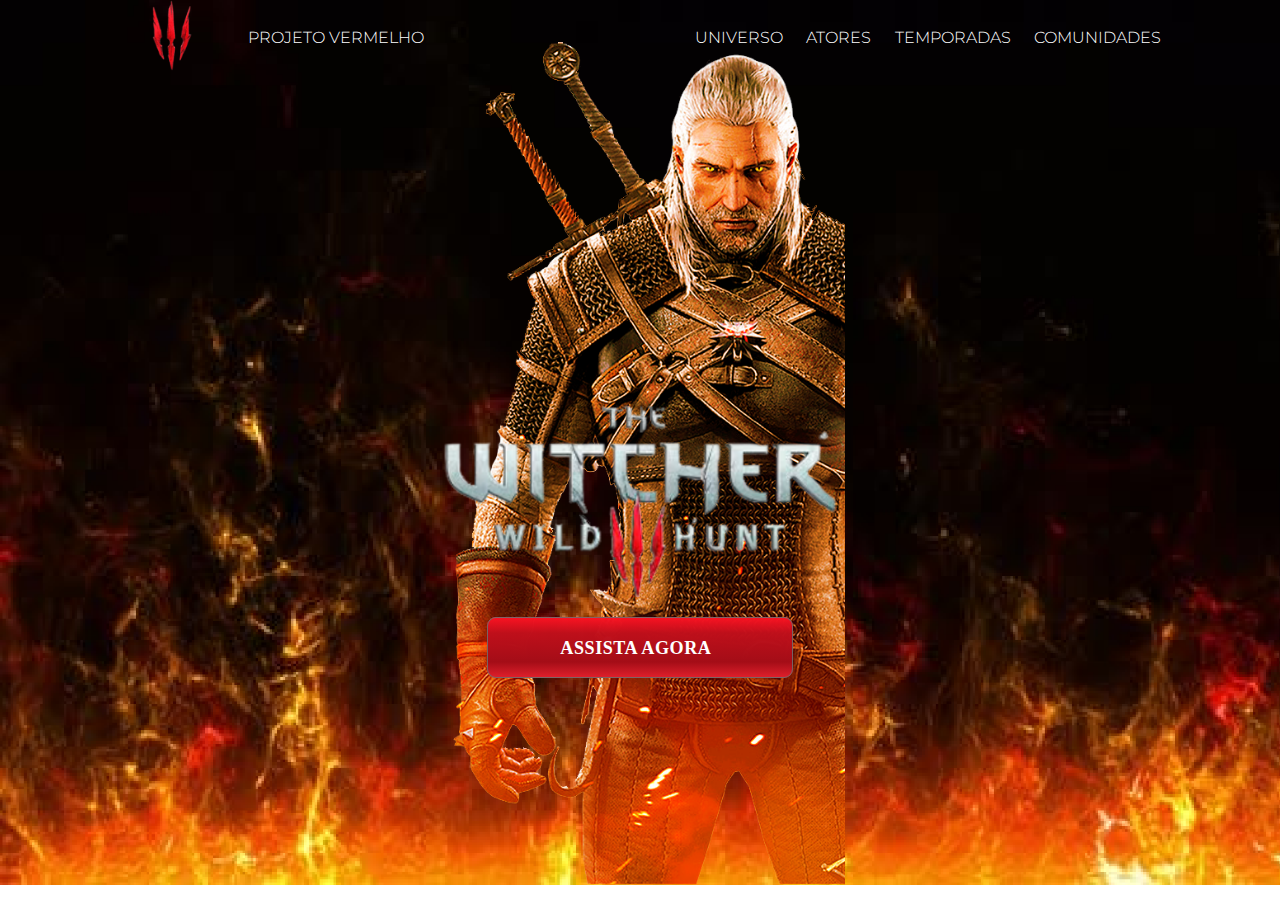
<file: att5_The_Witcher/index.html>
<!DOCTYPE html>
<html lang="pt-br">
<head>
    <meta charset="UTF-8">
    <meta name="viewport" content="width=device-width, initial-scale=1.0">
    <link rel="stylesheet" href="./style.css">
    <title>The Witcher</title>
</head>
<body>
    <header>
        <section>
            <figure>
                <img src="./assets/witcher_simbol.png" alt="Logo">
            </figure>
            <h2>PROJETO VERMELHO</h2>
        </section>
        <nav>
            <ul>
                <li>UNIVERSO</li>
                <li>ATORES</li>
                <li>TEMPORADAS</li>
                <li>COMUNIDADES</li>
            </ul>
        </nav>
    </header>
    <main>
        <section>
            <figure>
                <img class="the_witcher" src="./assets/the_witcher.png" alt="">
                <img class="btn" src="./assets/botão.svg" alt="">
            </figure>
        </section>
    </main>
</body>
</html>
</file>
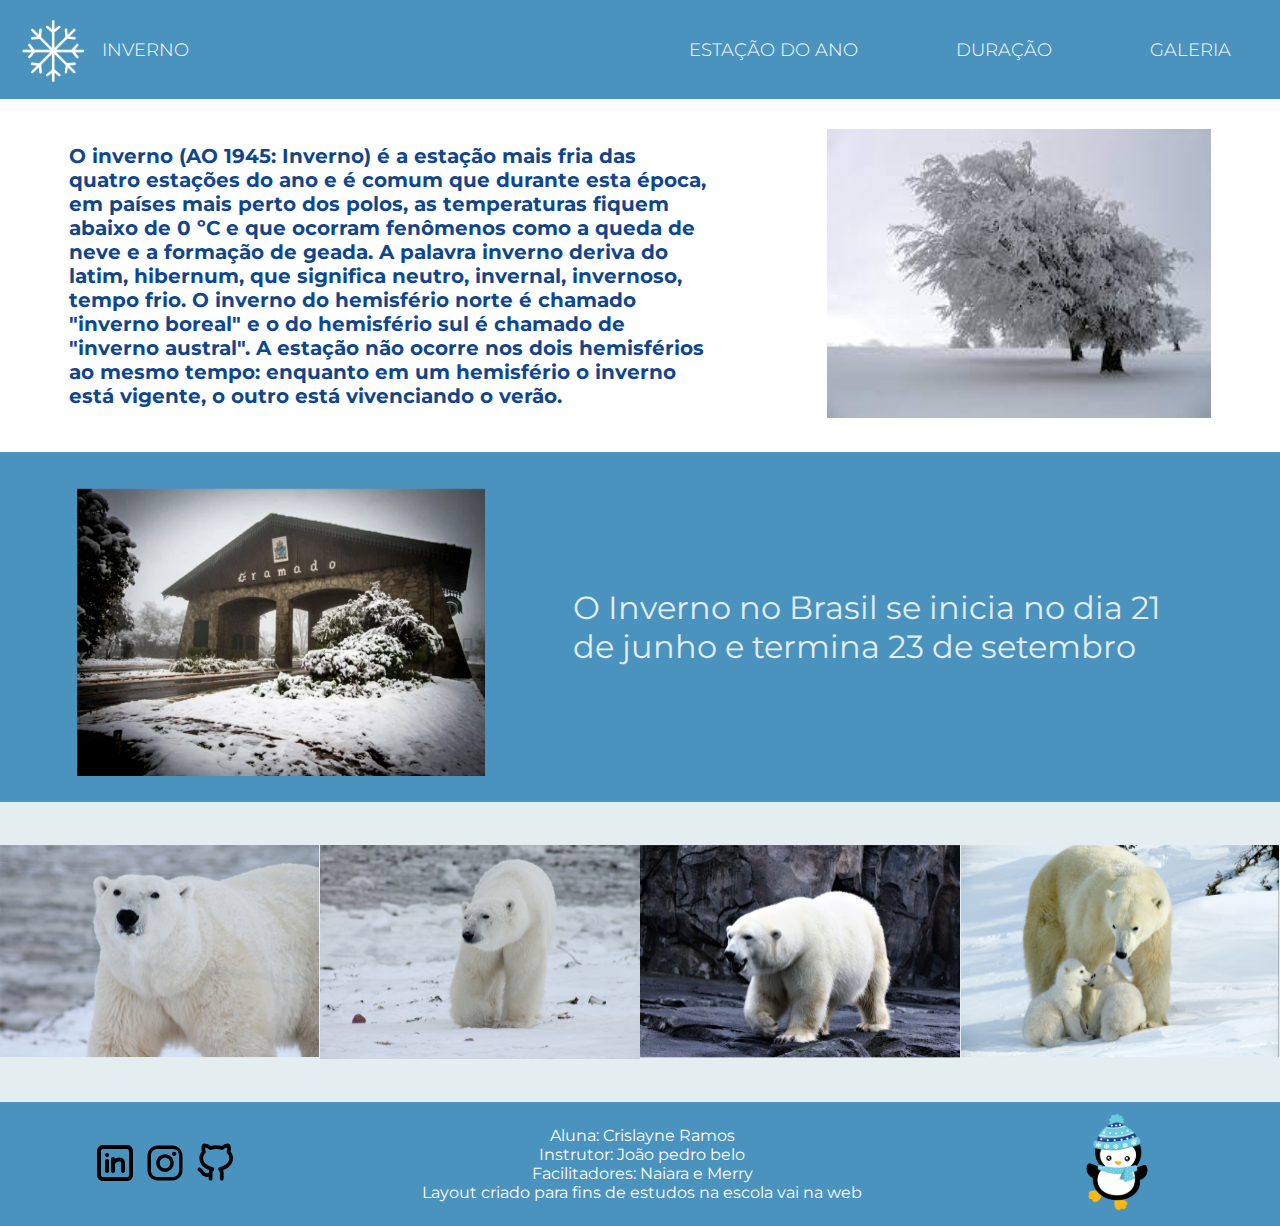
<file: att6_Inverno/index.html>
<!DOCTYPE html>
<html lang="pt-br">
<head>
    <meta charset="UTF-8">
    <meta http-equiv="X-UA-Compatible" content="IE=edge">
    <meta name="viewport" content="width=device-width, initial-scale=1.0">
    <link rel="stylesheet" href="./style.css">
    <title>Desafio Inverno</title>
</head>
<body>
    <header>
        <section>
            <figure>
                <img src="./assets/logo.svg" alt="Logo Cristal de gelo">
            </figure>
            <h2>
                INVERNO
            </h2>
        </section>
        <ul>
            <li>ESTAÇÃO DO ANO</li>
            <li>DURAÇÃO</li>
            <li>GALERIA</li>
        </ul>
    </header>
    <main>
        <section class="inverno">
            <p>
              O inverno (AO 1945: Inverno) é a estação mais fria das quatro estações
              do ano e é comum que durante esta época, em países mais perto dos
              polos, as temperaturas fiquem abaixo de 0 ºC e que ocorram fenômenos
              como a queda de neve e a formação de geada. A palavra inverno deriva
              do latim, hibernum, que significa neutro, invernal, invernoso, tempo
              frio. O inverno do hemisfério norte é chamado "inverno boreal" e o do
              hemisfério sul é chamado de "inverno austral". A estação não ocorre
              nos dois hemisférios ao mesmo tempo: enquanto em um hemisfério o
              inverno está vigente, o outro está vivenciando o verão.
            </p>
            <figure>
              <img
                src="[data-uri]"
                alt="imagem de árvores com neve no inverno."
              />
            </figure>
          </section>
        <section class="gramado">
            <figure>
                <img src="./assets/gramado.svg" alt="Gramado no inverno">
            </figure>
            <p>O Inverno no Brasil  se inicia no dia 21 de junho e termina 23 de setembro        </p>
        </section>
        <section class="carrossel">
            <figure>
              <img src="./assets/urso1.svg" alt="Urso 1" />
              <img src="./assets/urso2.svg" alt="Urso 2" />
              <img src="./assets/urso3.svg" alt="Urso 3" />
              <img src="./assets/urso4.svg" alt="Urso 4" />
            </figure>
          </section>
    </main>
    <footer>
        <section class="social-media">
          <figure>
            <img src="./assets/in.svg" alt="LinkdIn" />
            <img src="./assets/instagram.svg" alt="Instagram" />
            <img src="./assets/github.svg" alt="GitHub" />
          </figure>
        </section>
  
        <section class="group">
          <span>Aluna: Crislayne Ramos</span>
          <span>Instrutor: João pedro belo</span>
          <span>Facilitadores: Naiara e Merry</span>
          <span>Layout criado para fins de estudos na escola vai na web</span>
        </section>
  
        <section class="pinguin">
          <figure>
            <img src="./assets/pinguin.svg" alt="Pinguin de cachecol" />
          </figure>
        </section>
      </footer>
</body>
</html>
</file>
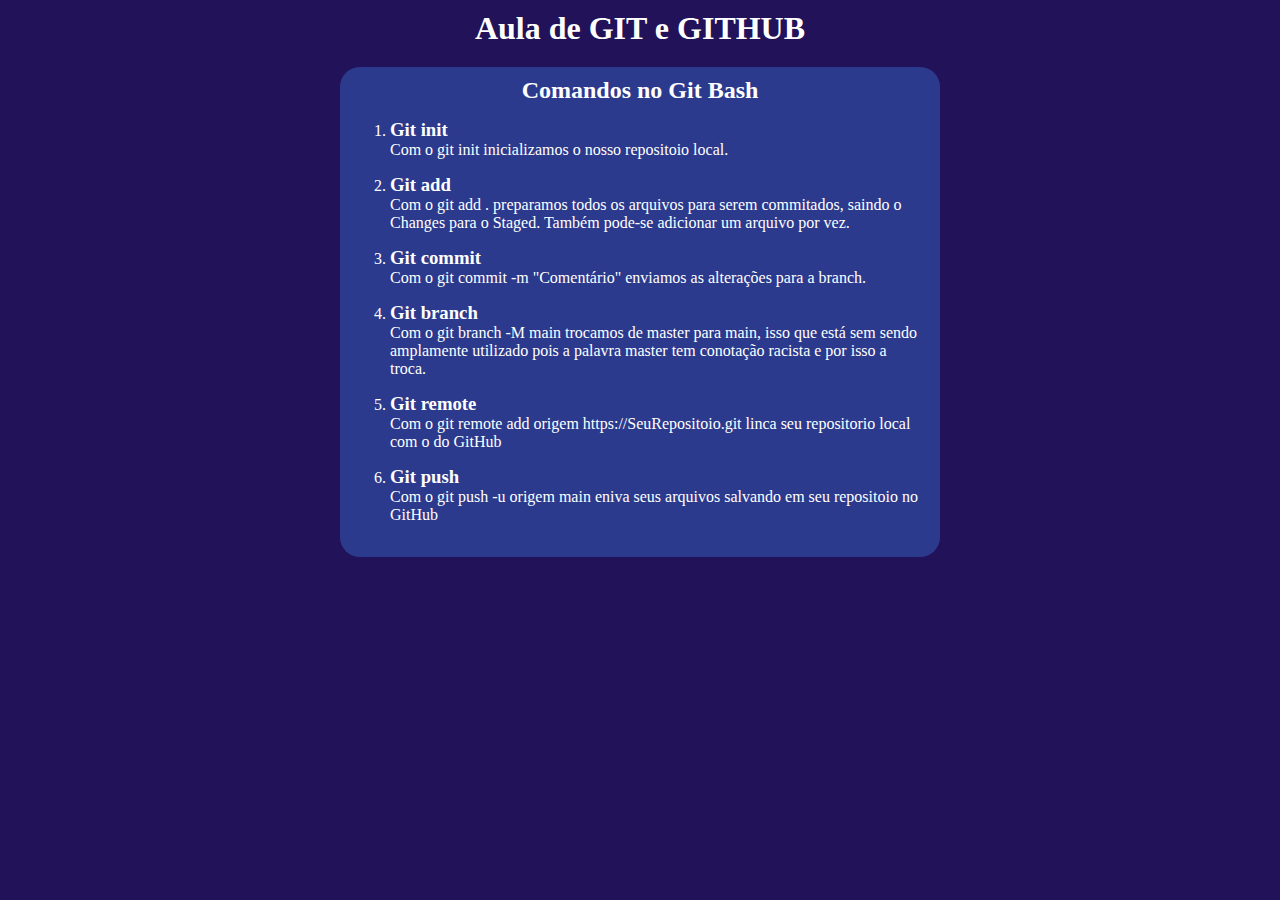
<file: aula_git/index.html>
<!DOCTYPE html>
<html lang="pt-br">
<head>
    <meta charset="UTF-8">
    <meta name="viewport" content="width=device-width, initial-scale=1.0">
    <link rel="stylesheet" href="style.css">
    <title>GIT e GITHUB</title>
</head>
<body>
    <h1>Aula de GIT e GITHUB</h1>
    <section>
        <h2>Comandos no Git Bash</h2>
        <ol>
            <li><h3>Git init</h3><p>Com o git init inicializamos o nosso repositoio local.</p></li>
            <li><h3>Git add</h3><p>Com o git add . preparamos todos os arquivos para serem commitados, saindo o Changes para o Staged. Também pode-se adicionar um arquivo por vez.</p></li>
            <li><h3>Git commit</h3><p>Com o git commit -m "Comentário" enviamos as alterações para a branch.</p></li>
            <li><h3>Git branch</h3><p>Com o git branch -M main trocamos de master para main, isso que está sem sendo amplamente utilizado pois a palavra master tem conotação racista e por isso a troca.</p></li>
            <li><h3>Git remote</h3><p>Com o git remote add origem https://SeuRepositoio.git linca seu repositorio local com o do GitHub</p></li>
            <li><h3>Git push</h3><p>Com o git push -u origem main eniva seus arquivos salvando em seu repositoio no GitHub</p></li>
        </ol>
    </section>
</body>
</html>
</file>
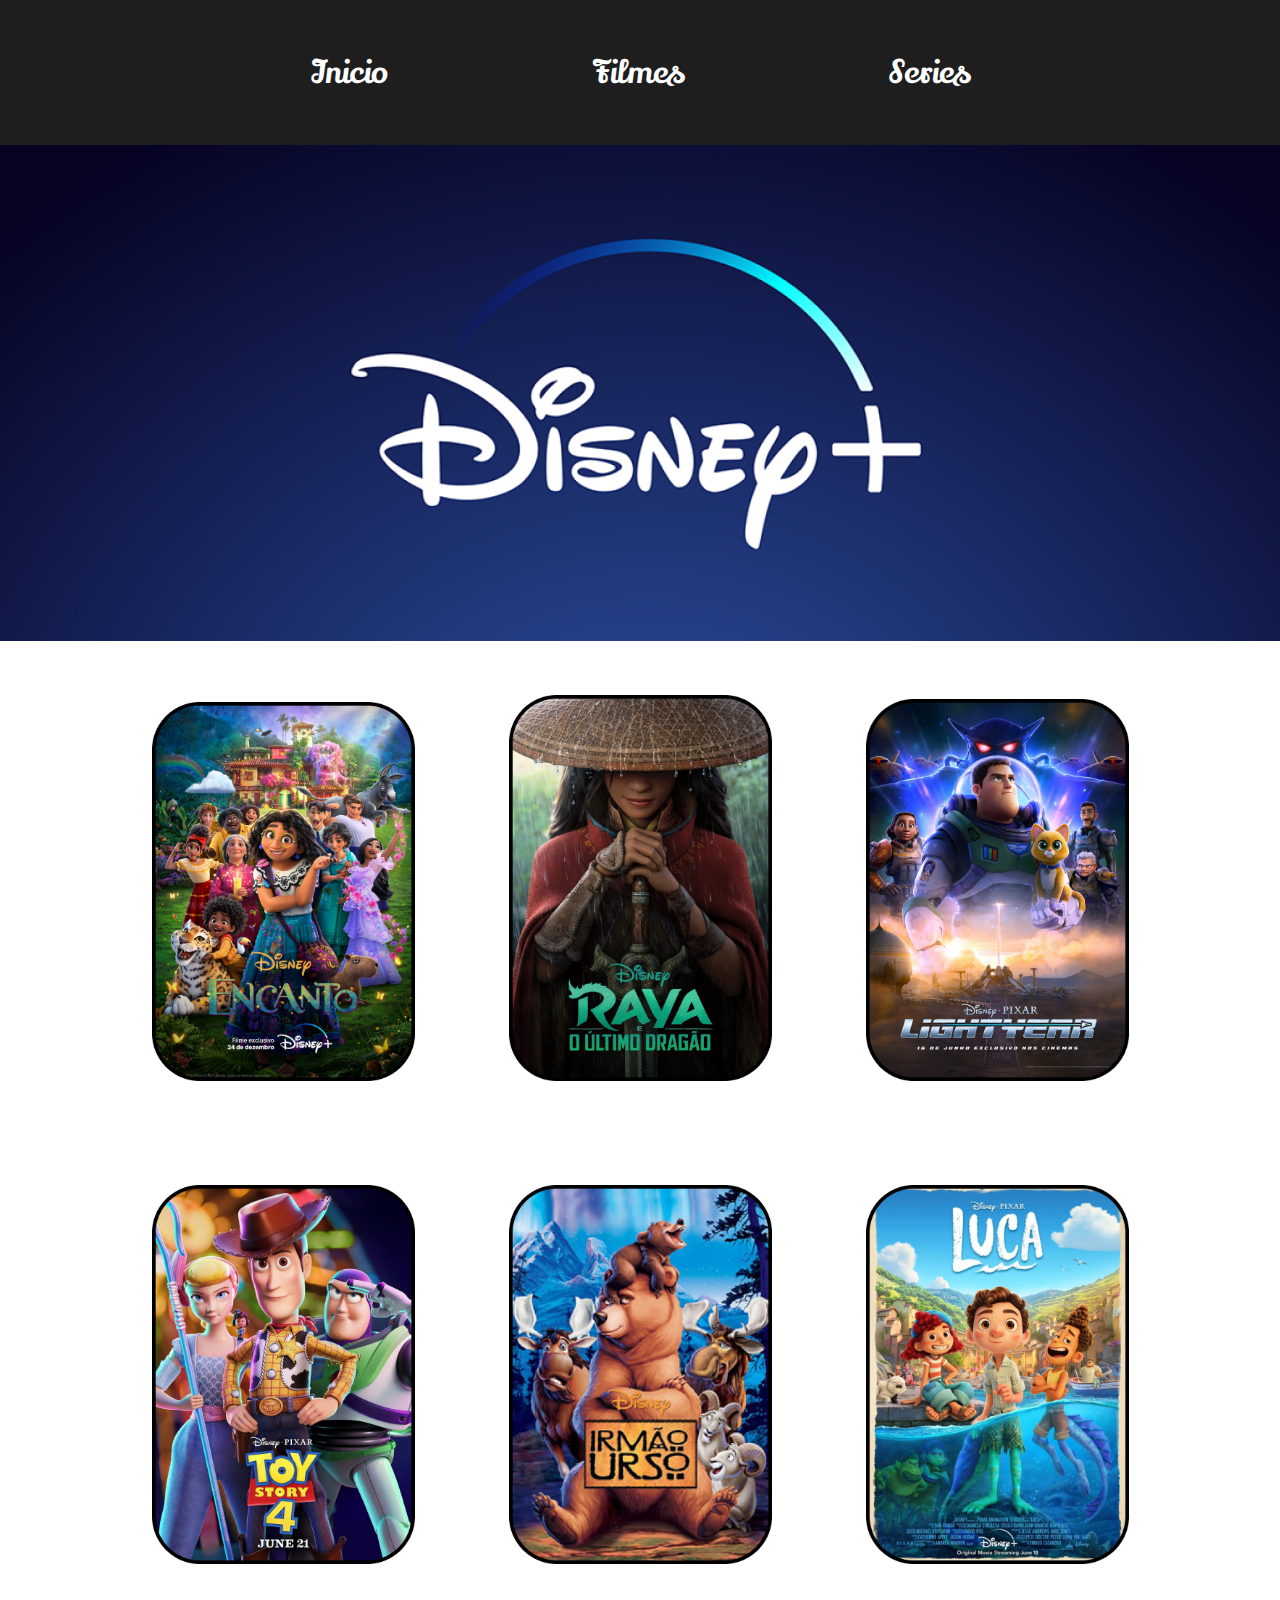
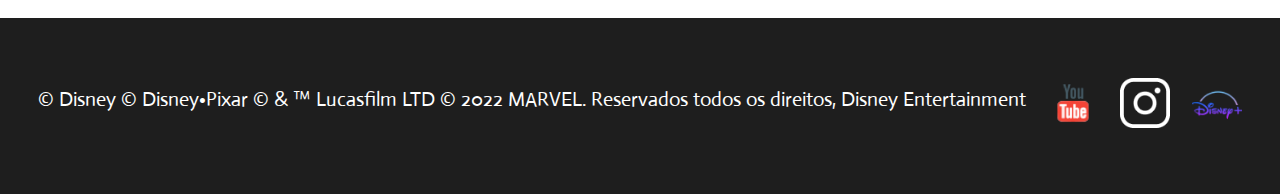
<file: desafio2/index.html>
<!DOCTYPE html>
<html lang="pt-br">
<head>
    <meta charset="UTF-8">
    <meta http-equiv="X-UA-Compatible" content="IE=edge">
    <meta name="viewport" content="width=device-width, initial-scale=1.0">
    <link rel="stylesheet" href="style.css">
    <title>Disney+</title>
</head>
<body>
    <header>
        <nav>
            <ul>
                <li>Inicio</li>
                <li>Filmes</li>
                <li>Series</li>
            </ul>
        </nav>
    </header>
    <main>
        <figure class="banner">
            <img src="./img/disney-banner 1.png" alt="Banner Disney+">
        </figure>
        <section class="boxFilmes">
            <figure><img src="./img/encanto 1.png" alt="Filme Encanto"></figure>
            <figure><img src="./img/raya 1.png" alt="Filme Raya"></figure>
            <figure><img src="./img/buzz 1.png" alt="Filme Buzz"></figure>
        </section>
        <section class="boxFilmes">
            <figure><img src="./img/toy 1.png" alt="Filme Toy Story"></figure>
            <figure><img src="./img/irmao-urso 1.png" alt="Filme Irmão Urso"></figure>
            <figure><img src="./img/luca 1.png" alt="Filme Luca"></figure>
        </section>
    </main>
    <footer>
        <nav>
            <ul>
                <li><p>© Disney © Disney•Pixar © & ™ Lucasfilm LTD © 2022 MARVEL. Reservados todos os direitos, Disney Entertainment</p></li>
                <li><a href="http://youtube.com" target="_blank" rel="noopener noreferrer"><img src="./img/youtube--v1 1.png" alt="Logo YouTube"></a></li>
                <li><a href="http://instagram.com" target="_blank" rel="noopener noreferrer"><img src="./img/Vector.png" alt="Logo Instagram"></a></li>
                <li><a href="http://disneyplus.com" target="_blank" rel="noopener noreferrer"><img src="./img/disney-plus 1.png" alt="Logo Disney Plus"></a></li>                
            </ul>
        </nav>
    </footer>
</body>
</html>
</file>
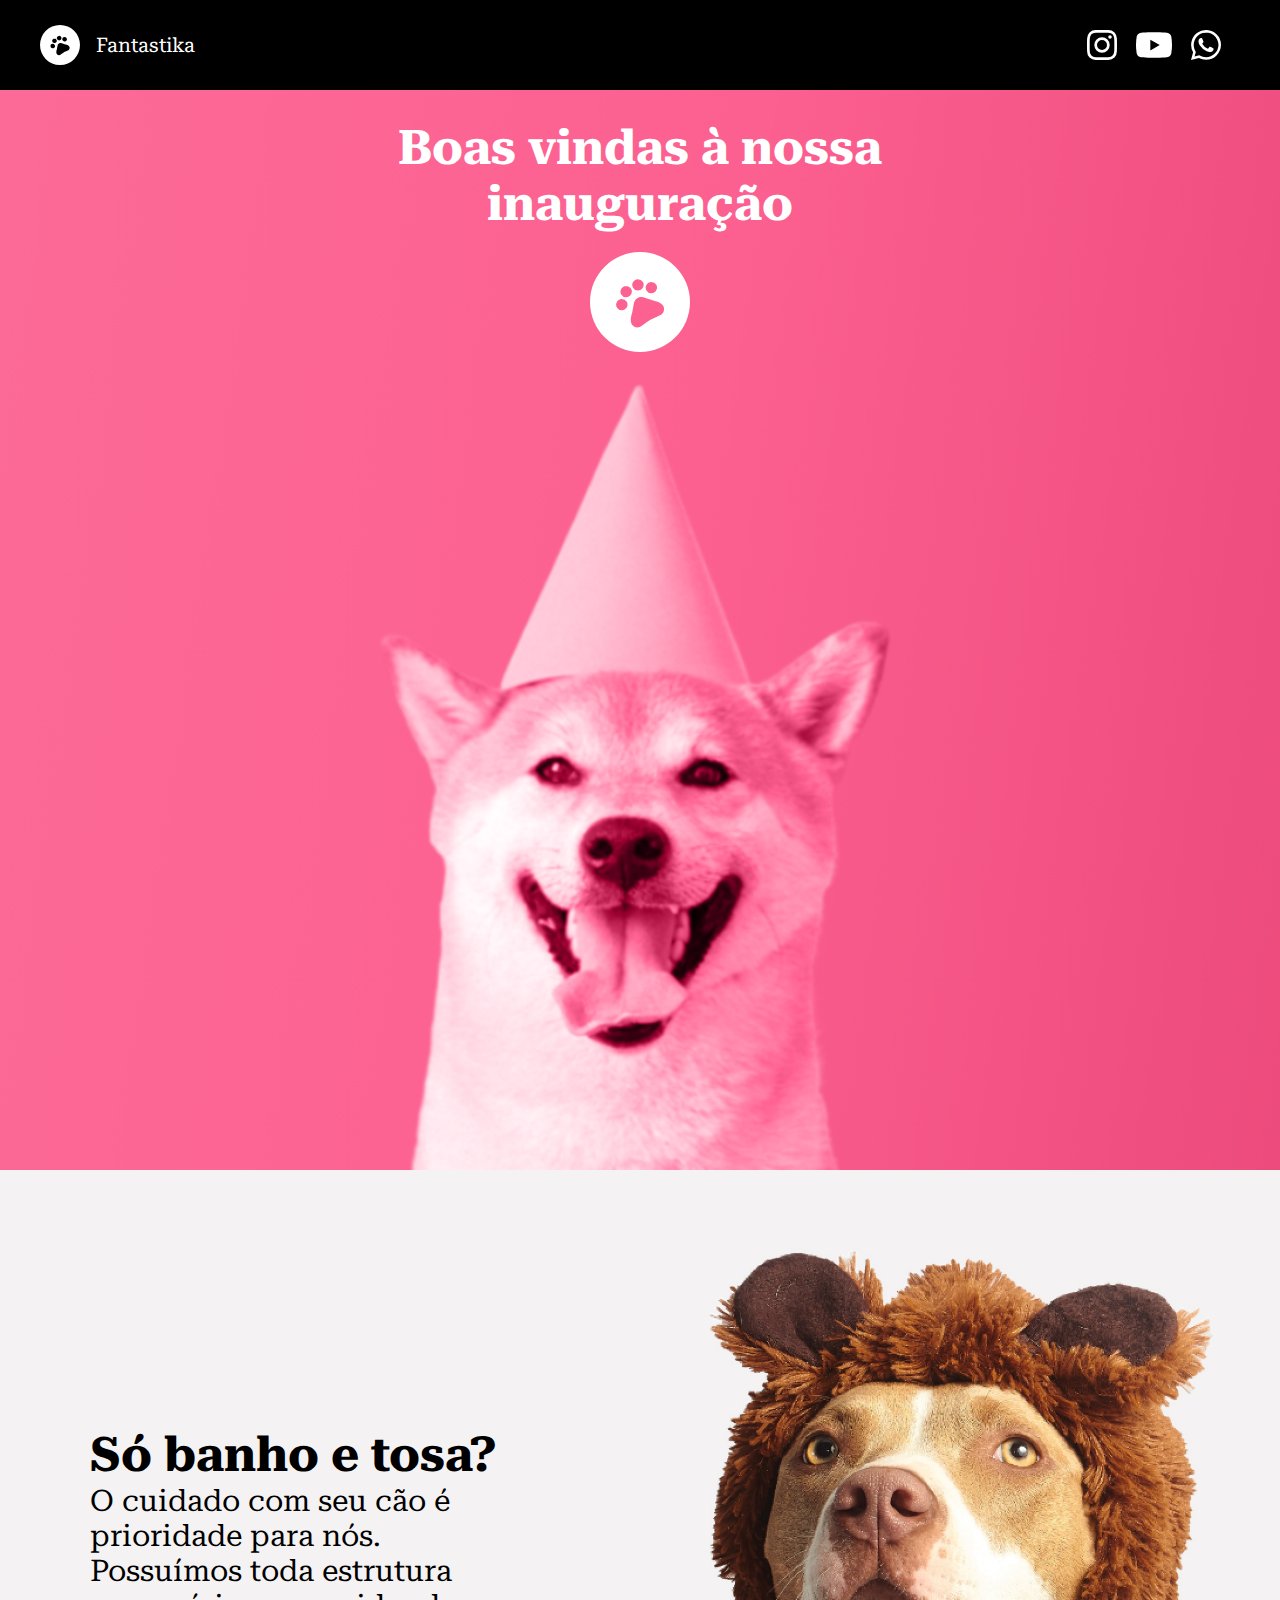
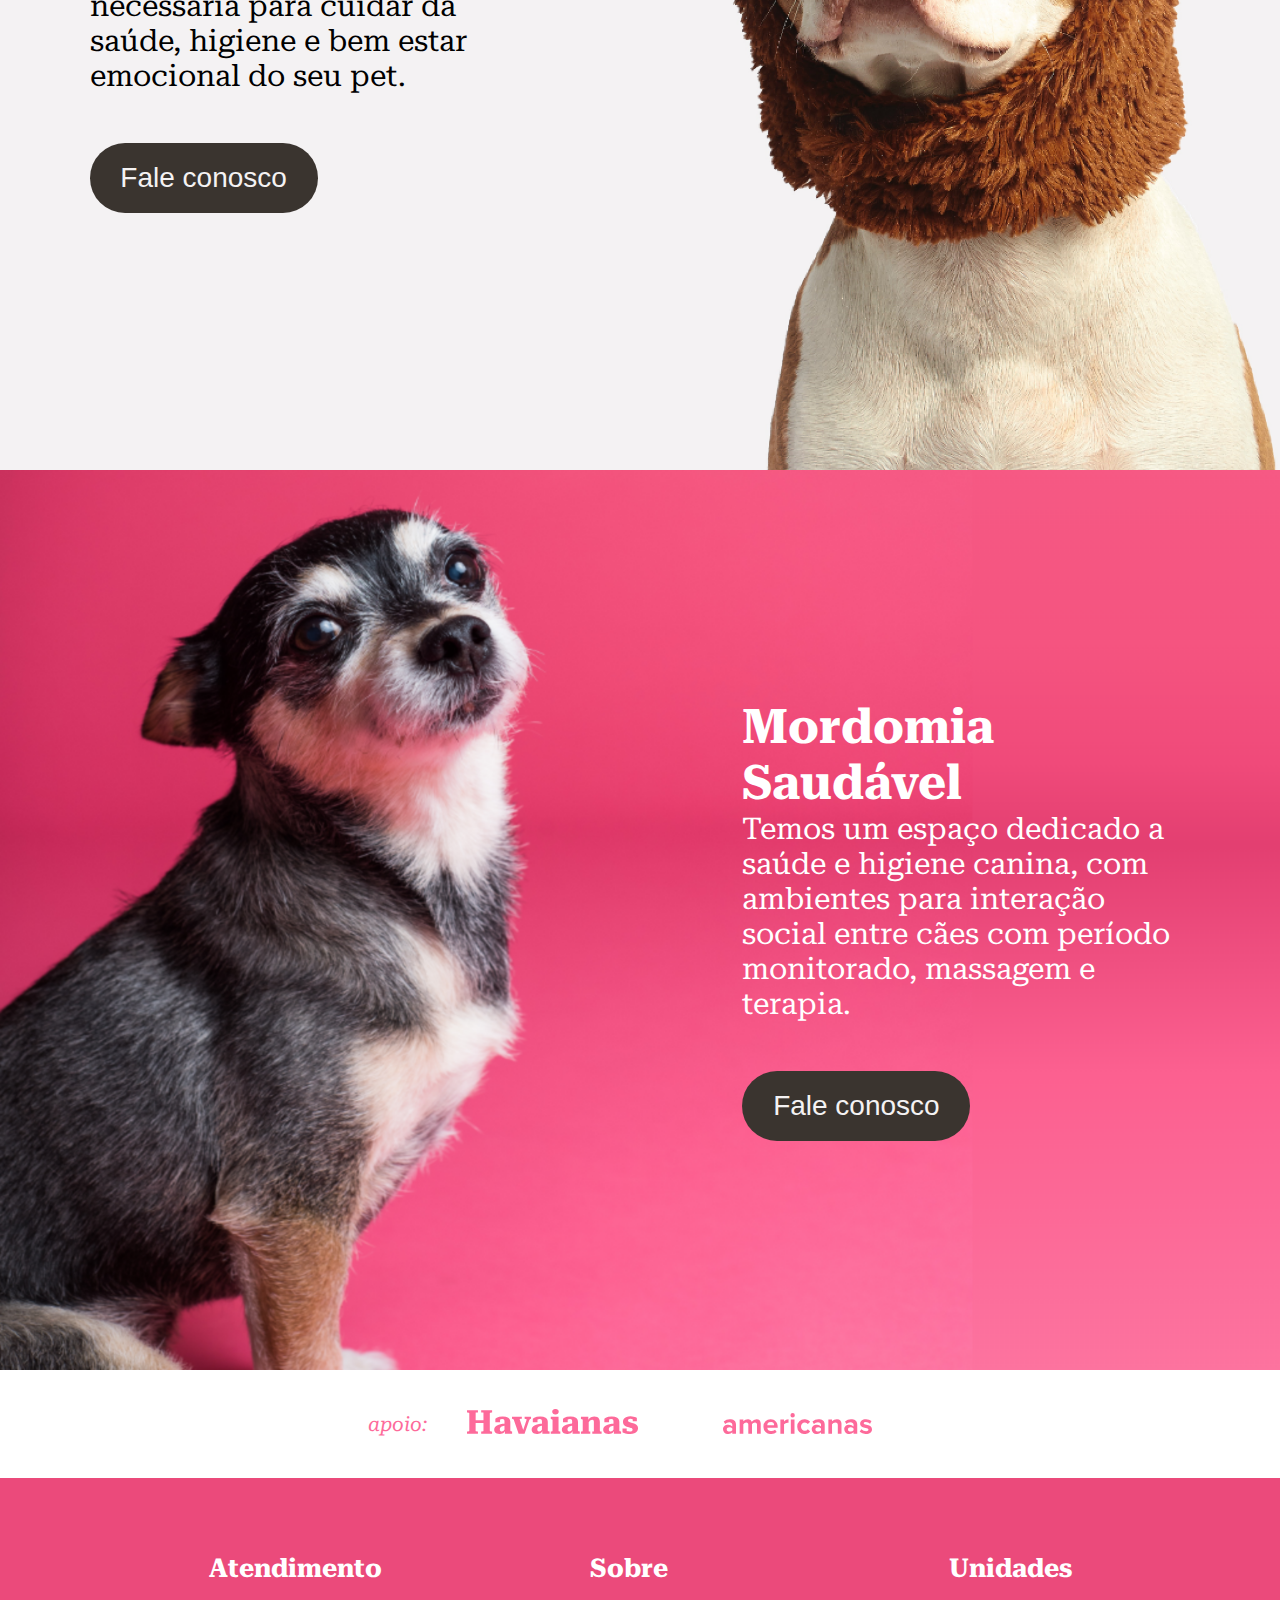
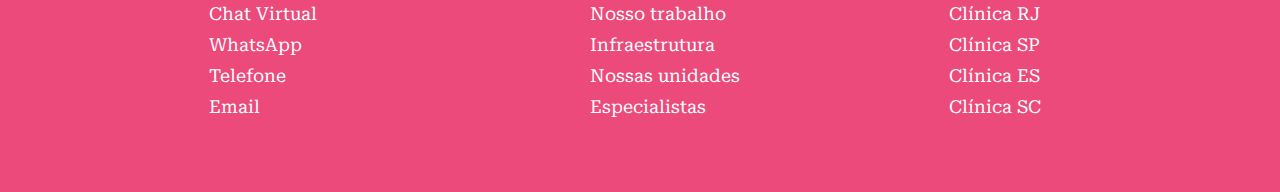
<file: desafio3-final/index.html>
<!DOCTYPE html>
<html lang="en">
<head>
    <meta charset="UTF-8">
    <meta name="viewport" content="width=device-width, initial-scale=1.0">
    <link rel="icon" type="image/svg" sizes="32x32" href="./images/web/Subtração 6.svg">
    <link rel="stylesheet" href="style.css">
    <title>Fantastika</title>
</head>
<body>
    <header>
        <figure>
            <img src="./images/web/Subtração 6.svg" alt="Logo">
            <figcaption>Fantastika</figcaption>
        </figure>
        <nav class="sociais">
            <ul>
                <li class="insta"><img src="./images/web/Icon awesome-instagram.svg" alt="Logo instagram"></li>
                <li class="you"><img src="./images/web/Icon awesome-youtube.svg" alt="Logo Youtube"></li>
                <li><img src="./images/web/Icon awesome-whatsapp.svg" alt="Logo Whatsapp"></li>
            </ul>
        </nav>
    </header>
    <main>
        <section class="boas-vindas">
            <h2>Boas vindas à nossa inauguração</h2>
            <figure>
                <img src="./images/web/Subtração 6.svg" alt="Logo">
            </figure>
        </section>

        <section class="banho-tosa">
            <div>
                <h2>Só banho e tosa?</h2>
                <p>O cuidado com seu cão é prioridade para nós. Possuímos toda estrutura necessária para cuidar da saúde, higiene e bem estar emocional do seu pet.</p>
                <input type="button" value="Fale conosco">
            </div>
        </section>

        <section class="mordomia-saudavel">
            <div>
                <h2>Mordomia Saudável</h2>
                <p>Temos um espaço dedicado a saúde e higiene canina, com ambientes para interação social entre cães com período monitorado, massagem e terapia.</p>
                <input type="button" value="Fale conosco">
            </div>
        </section>

        <section class="apoio">
            <p>apoio:</p> 
            <figure>
                <img src="./images/web/Caminho 501.svg" alt="Apoiador Havaianas"> 
                <img src="./images/web/Caminho 502.svg" alt="Apoiador americanas">
            </figure>
        </section>
    </main>
    <footer>
        <div class="header-footer">
            <figure>
                <img src="./images/web/Subtração 6.svg" alt="Logo">
                <figcaption>Fantastika</figcaption>
            </figure>
            <nav class="sociais">
                <ul>
                    <li><img src="./images/web/Icon awesome-instagram.svg" alt="Logo instagram"></li>
                    <li><img src="./images/web/Icon awesome-youtube.svg" alt="Logo Youtube"></li>
                    <li><img src="./images/web/Icon awesome-whatsapp.svg" alt="Logo Whatsapp"></li>
                </ul>
            </nav>
        </div>
        <ul>
            <li><h2>Atendimento</h2></li>
            <li>Chat Virtual</li>
            <li>WhatsApp</li>
            <li>Telefone</li>
            <li>Email</li>
        </ul>

        <ul>
            <li><h2>Sobre</h2></li>
            <li>Nosso trabalho</li>
            <li>Infraestrutura</li>
            <li>Nossas unidades</li>
            <li>Especialistas</li>
        </ul>

        <ul>
            <li><h2>Unidades</h2></li>
            <li>Clínica RJ</li>
            <li>Clínica SP</li>
            <li>Clínica ES</li>
            <li>Clínica SC</li>
        </ul>
    </footer>
</body>
</html>
</file>
<file: att5_The_Witcher/style.css>
@import url("https://fonts.googleapis.com/css2?family=Montserrat:wght@300;400;500&display=swap");

* {
    margin: 0;
    padding: 0;
    box-sizing: border-box;
}

body {
    font-family: "Montserrat", sans-serif;
    font-weight: 300;
    color: white;
    background-image: url("./assets/the_witcher_hell.png");
    background-size: cover;
    background-repeat: no-repeat;
}

header {
    display: flex;
    width: 100%;
    align-items: center;
    justify-content: space-around;
}

header section {
    display: flex;
    align-items: center;
    justify-content: space-evenly;
    width: 30vw;
}

header img {
    width: 40px;
}

header section h2 {
    font-weight: 300;
    font-size: 16px;
}

nav ul {
    display: flex;
    justify-content: space-evenly;
    width: 40vw;
    list-style: none;
    cursor: pointer;
}

nav ul li:hover {
    font-weight: 400;
}

main { 
    display: flex;
    justify-content: center;
    align-items: center;
    
}

main section {
    background-image: url("./assets/the_witcher_kavil2.png");
    background-size: cover;
    width: 32vw;
    height: 93.7vh;
    margin-top: -33px;
    display: flex;
    align-items: center;
    justify-content: center;
}

main section figure {
    display: flex;
    align-items: center;
    flex-direction: column;
    width: 20vw;
    
}

main section figure img {
    margin-top: 20px;
}

.the_witcher {
    width: 44vh;
    margin-top: 150px;
}

.btn {
    width: 34vh;
}
</file>
<file: att6_Inverno/style.css>
@import url('https://fonts.googleapis.com/css2?family=Montserrat:wght@300&display=swap');
* {
    padding: 0;
    margin: 0;
    box-sizing: border-box;
}
body {
    font-family: 'montserrat' , sans-serif;
}

main {
    width: 100%;
    min-width: 900px;
}

header h2, header li {
    font-weight: 300;
    font-size: 1.15rem;
}
header {
    background-color: #4B93BF;
    color: #fff;
    display: flex;
    align-items: center;
    justify-content: space-between;
}
header img {
    width: 8vw;
    padding-top: 20px;
}
ul {
    list-style: none;
    display: flex;
    width: 50vw;
    justify-content: space-around;
}
header li {
    cursor: pointer;
    padding: 5px;
}
header li:hover{
    background-color: rgba(255, 255, 255, 0.1);
}
header section {
    display: flex;
    align-items: center;
}

.inverno {
    display: flex;
    align-items: center;
    justify-content: space-around;
    padding: 30px 10px;
}
.inverno p {
    display: block;
    width: 50vw;
    min-width: 500px;
    font-weight: bold;
    color: #0F468C;
    font-size: 1.25rem;
}
.inverno img {
    width: 30vw;
    min-width: 300px;
}

.gramado {
    display: flex;
    align-items: center;
    justify-content: space-evenly;
    align-items: center;
    background-color: #4B93BF;
    font-size: 32px;
    color: #E4EEF1;
    height: 350px;
}
.gramado p {
    width: 50vw;
    padding: 10px;
}
.gramado img {
    margin-top: 10px;
    display: block;
    
    height: auto;
    max-width: 100%;
}


.carrossel > figure {
    background: #e4eef1;
    height: 300px;
    display: flex;
    flex-wrap: nowrap;
    justify-content: space-evenly;
    align-items: center;
}
  
.carrossel > figure img {
    width: 330px;
}

footer {
    background-color: #4b93bf;
    color: #fff;
    display: flex;
    justify-content: space-around;
    align-items: center;
  }
  
  .social-media {
    display: flex;
    align-items: center;
  
  }

  .social-media img {
    width: 36px;
    margin: 5px;
  }

  .social-media figure img {
    cursor: pointer;
  }
  
  .group {
    text-align: center;
    display: flex;
    flex-direction: column;
  }

  .pinguin figure {
    margin-left: 40px;
    margin-right: 40px;
  }

.inverno img:hover, .gramado img:hover, .carrossel img:hover {
    transform: scale(99%);
    box-shadow: 2px 2px 2px 1px rgba(0, 0, 0, 0.2);
  }
</file>
<file: aula_git/style.css>
* {
    margin: 0;
    padding: 0;
    box-sizing: border-box;
}

body {
    background-color: rgb(33, 18, 90);
    color: white;
}

h1, h2 {
    text-align: center;
    margin-top: 10px;
}

section {
    background-color: rgb(43, 58, 141);
    position: absolute;
    width: 600px;
    height: 490px;
    left: 50%;
    margin-left: -300px;
    border-radius: 20px;
    margin-top: 20px;
}

ol {
   padding-left: 35px;
}

li {
    margin: 15px;
}
</file>
<file: desafio2/style.css>
@import url('https://fonts.googleapis.com/css2?family=Lily+Script+One&display=swap');
@import url('https://fonts.googleapis.com/css2?family=Actor&display=swap');

* {
    margin: 0;
    padding: 0;
    box-sizing: border-box;
}

body {
    cursor: url('[data-uri]'), auto;
}

header {
    background-color: #1E1E1E;
    color: white;
    text-align: center;
    width: 100%;
    height: 145px;
    font-family: 'Lily Script One';
}

header ul {
    padding: 50px 0px;
}

header li {
    display: inline-block;
    margin: 0px 100px;
    font-size: 32px;
}

header li:hover {
    color: #066cba;
}

/*-------------------------------------*/

.banner img {
    width: 100%;
}

.boxFilmes {
    text-align: center;
    padding: 50px 0px;
}

.boxFilmes figure {
    display: inline-block;
    padding: 0px 45px;
    width: 353px;
}

.boxFilmes img {
    width: 100%;
}

/*-------------------------------------*/

footer {
    text-align: center;
    background-color: #1E1E1E;
    color: white;
    width: 100%;
    
    font-family: 'Actor', sans-serif;
    font-size: 10px;
}

footer nav {
    padding: 60px 0px;
}

footer li {
    display: inline-block;
    padding: 0px 10px;
    font-size: 20px;
}

footer p {
    position: relative;
    bottom: 22px;
}

footer img {
    width: 50px;
}
</file>
<file: desafio3-final/style.css>
@import url('https://fonts.googleapis.com/css2?family=Roboto+Serif:ital,wght@0,400;0,500;0,700;1,400&display=swap');

* {
    margin: 0;
    padding: 0;
    box-sizing: border-box;
}

.header-footer {
    display: none;
}

html {
    font-size: 62.5%;
    font-family: 'Roboto Serif', serif;
}

header {
    position: fixed;
    width: 100%;
    height: 10vh;
    display: flex;
    justify-content: space-between;
    align-items: center;
    background-color: black;
    color: white;
    font-size: 2rem;
    z-index: 999;
}

header figure {
    display: flex;
    align-items: center;
    margin-left: 40px;
    cursor: pointer;
}

header img {
    width: 40px;
    margin-right: 16px;
}

header ul {
    display: flex;
    list-style: none;
    margin-right: 40px;
}

.sociais img {
    width: 36px;
    height: 30px;
    vertical-align: middle;
    cursor: pointer;
}

.sociais img:hover {
    transform: scale(116%);
}

main {
    width: 100%;
}
section {
    width: 100%;
    display: flex;
    align-items: center;
    height: 100vh;
}

.boas-vindas { 
    background-image: url(./images/web/Grupo\ 486@2x.png);
    background-size: cover;
    background-position: center;
    background-repeat: no-repeat;
    flex-direction: column;
}

.boas-vindas h2 {
    font-size: clamp(3rem, 1rem + 4vw , 4.8rem);
    color: white; 
    text-align: center;
    width: 49%;
    margin-top: 120px;
}

.boas-vindas img {
    width: 100px;
    margin-top: 20px;
}

.banho-tosa {
    background-image: url(./images/web/Interseção\ 16@2x.png);
    background-size: cover;
    background-repeat: no-repeat;
    background-position: right;
    background-color: #F4F2F3;
    align-items: center;
}

.banho-tosa div {
    left: 7%;
}

.banho-tosa input:hover {
    background-color: #EB4A7B;
    color: #F4F2F3;
}

div {
    position: relative;
    width: 35%;
}

div h2 {
    font-size: clamp(3rem, 1rem + 3vw ,4.8rem) ;
}
div p {
    font-size: clamp(2rem, 1rem + 3vw , 3rem);
}

div input {
    width: 228px;
    height: 70px;
    background-color: #3A342F;
    color: #F4F2F3;
    border: none;
    border-radius: 44px;
    font-size: clamp(2rem, 1rem + 3vw , 2.8rem);
    margin-top: 50px;
    cursor: pointer;   
}

.mordomia-saudavel {
    background-image: url(./images/web/Grupo\ 480@2x.png);
    background-size: cover;
    background-repeat: no-repeat;
    justify-content: flex-end;
    color: white;
}

.mordomia-saudavel div {
    right: 7%;
}

.mordomia-saudavel input:hover {
    background-color: #F4F2F3;
    color: #EB4A7B;
}

.apoio {
    height: 12vh;
    display: flex;
    justify-content: center;
    font-size: 2rem;
    font-style: italic;
    color: #FD6A9A;
}
.apoio img {
    margin: 0 40px;
}
footer {
    background-color: #EB4A7B;
    color: white;
    height: 314px;
    display: flex;
    justify-content: center;
    justify-content: space-evenly;
    align-items: center;
}

footer ul {
    list-style: none;
    font-size: 1.8rem;
}

footer h2 {
    font-size: 2.6rem;
    margin-bottom: 20px;
    cursor: default;
}

footer li {
    margin: 10px 0;
    cursor: pointer;
}

footer li:hover {
    transform: scale(106%);
}

@media screen and (min-width:1025px) {
    .boas-vindas {
        height: 130vh;
    }
    .banho-tosa {
        background-size: contain;    
    }
}

@media screen and (max-width: 875px) {
    section {
        height: 150vh;
    }
    .boas-vindas {
        background-image: url(./images/mobile/Grupo\ 485.png);
        background-position: center;
    }
    .banho-tosa {
        background-image: url(./images/mobile/Grupo\ 484-1.png);
        align-items: flex-start;
        justify-content: center;
    }
    .mordomia-saudavel {
        background-image: url(./images/mobile/Grupo\ 496.png);
        background-position: center;
        align-items: flex-start;
        justify-content: center;
    }
    div {
        width: 60%;
        top: 70px;
    }
    .banho-tosa div, .mordomia-saudavel div {
        left: 0;
        right: 0;
    }
}

@media screen and (max-width: 540px) {
    section {
        height: 130vh;
    }
    div {
        width: 70%;
        top: 70px;
    }
    .insta, .you {
        display: none;
    }
    .boas-vindas h2 {
        width: 84%;
        margin-top: 180px;
    }
    .banho-tosa {
        background-position: center;
    }
    div input {
        width: 180px;
        height: 60px;
        font-size: 1.9rem;
    }
    .apoio {
        display: flex;
        flex-direction: column;
    }
    .apoio img {
        width: 130px;
    }
    .apoio img {
        margin: 0 20px;
    }
    footer {
        flex-direction: column;
        height: unset;
        text-align: center;
    }

    footer ul:nth-child(2) {
        margin-top: 80px;
    }
    .header-footer {
        display: flex;
        flex-direction: column;
        justify-content: center;
        align-items: center;
        font-size: 2rem;
    }
    .header-footer ul {
        display: flex;
    }
    .header-footer li {
       padding: 0 5px;
    }
    .header-footer figure img {
        width: 50px;
    }
}

@media screen and (max-width: 375px) {
    section {
        height: 100vh;
    }
    div {
        width: 90%; 
    }
    .boas-vindas {
        background-size: 134vw;
    }
    .banho-tosa {
        background-size: 120vw;
    }
    .mordomia-saudavel {
        background-size: 120vw;
    }
    div input {
        margin-top: 20px;
    }
}
</file>
